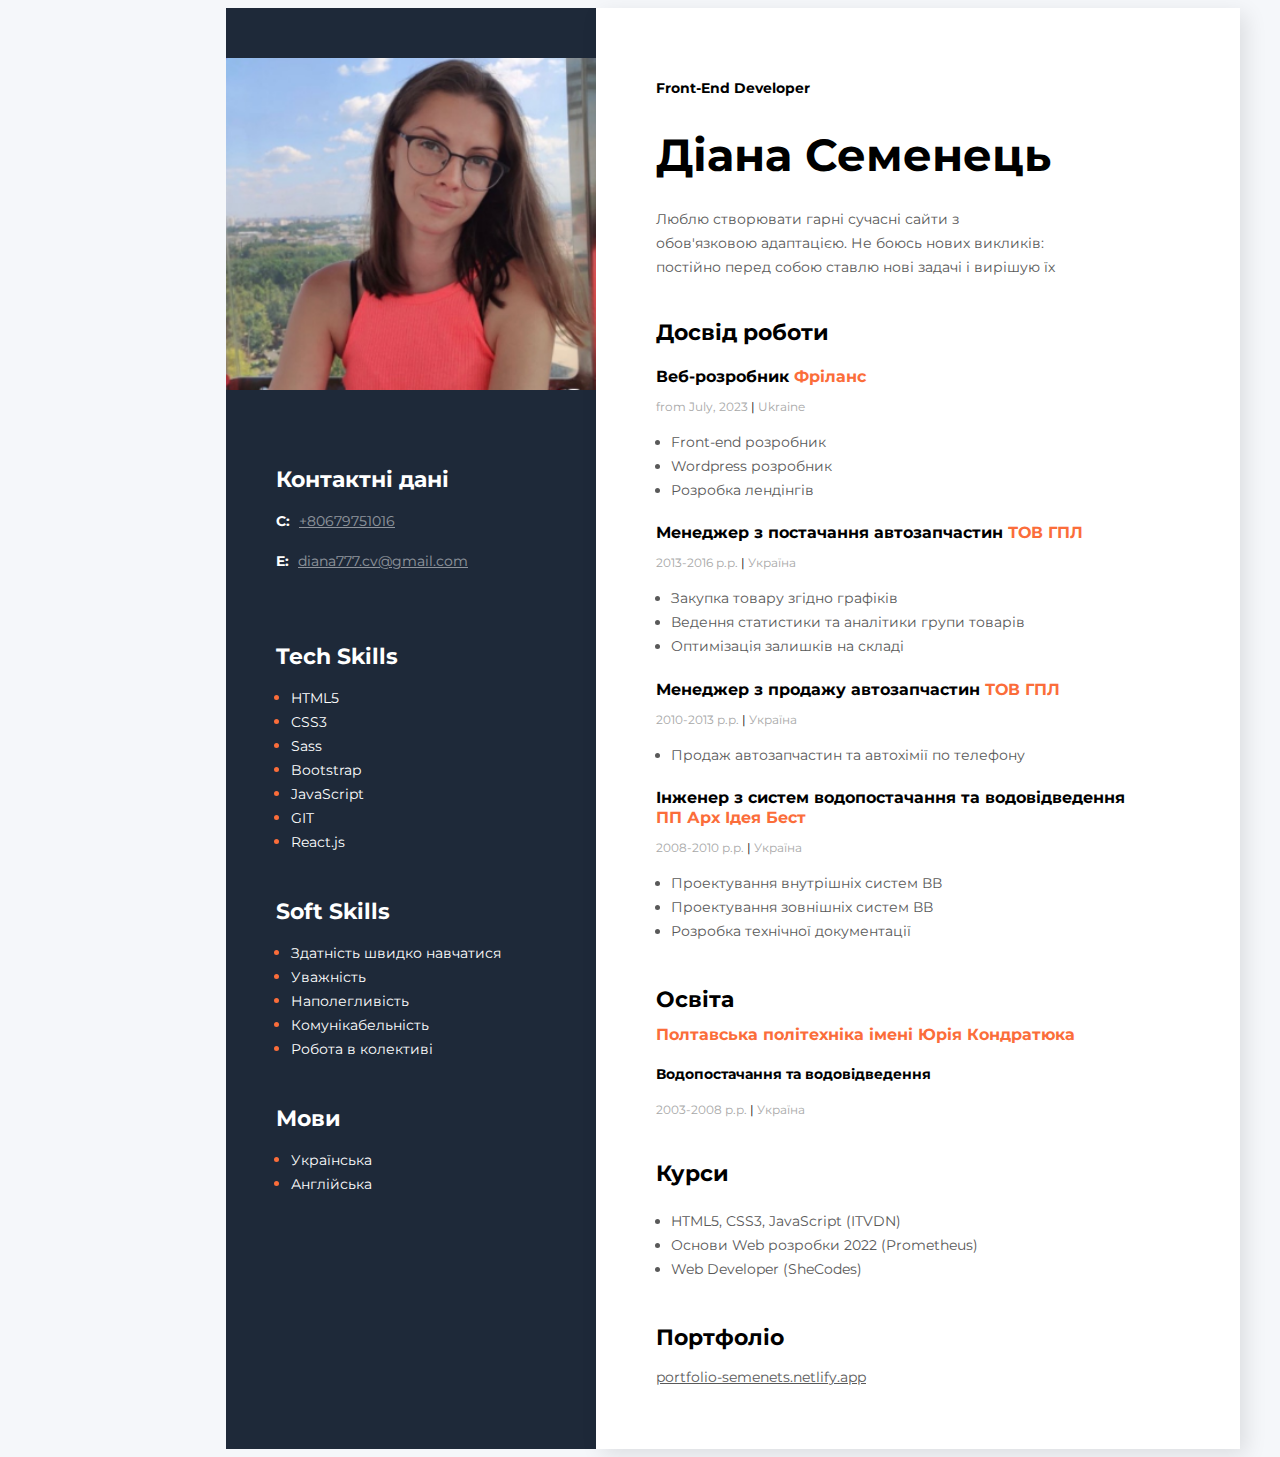
<file: index.html>
<!DOCTYPE html>
<html lang="en">
<head>
	<meta charset="UTF-8">
	<meta http-equiv="X-UA-Compatible" content="IE=edge">
	<meta name="viewport" content="width=device-width, initial-scale=1.0">
	<link rel="preconnect" href="https://fonts.googleapis.com">
	<link rel="preconnect" href="https://fonts.gstatic.com" crossorigin>
	<link href="https://fonts.googleapis.com/css2?family=Montserrat:ital,wght@0,400;0,600;0,700;1,500&display=swap" rel="stylesheet"> 
	<link rel="stylesheet" href="css/style.css">
	
	<title>Resume</title>
</head>

<body>	
	<div class="main">
		<!--Main content-->
		<div class="main-content" >
			<!--about user-->
			<div class="about">
				<h2 class="about-position">Front-End Developer</h2> 
				<h1 class="about-name">Діана Семенець</h1> 
				<p class="about-discription"> Люблю створювати гарні сучасні сайти з обов'язковою адаптацією. 
					Не боюсь нових викликів: постійно перед собою ставлю нові задачі і вирішую їх  </p>
			</div>

			<!--Projects-->
			<!--<div class="projects">
				<h3 class="title">Projects</h3>
				<ol class="projects-list">
					<li class="project-item">
						<span class="project">
						<a href="http://hellenglish.goit.global/" class="project-link">http://hellenglish.goit.global/</a>
						......
						<span class="bracket">[</span> HTML5, CSS3 <span class="bracket">]</span>
					</span>
					</li>
					<li class="project-item">
						<span class="project">
						<a href="http://cryptohub.goit.global/" class="project-link" >http://cryptohub.goit.global/</a>
						.......
						<span class="bracket">[</span> JavaScript <span class="bracket">]</span>
					</span>
					</li>
					<li class="project-item">
						<span class="project">
						<a href="http://kidslike.goit.global/" class="project-link" >http://kidslike.goit.global/</a>
						..............
						<span class="bracket">[</span> React.js, Node.js <span class="bracket">]</span>
					</span>
					</li>
				</ol>

			</div>-->


			<!--Work-->
			<div class="work">
				<h3 class="title">Досвід роботи</h3>
				<!--Company1-->
				<div>
					<h4 class="work-position">Веб-розробник  <span class="organiz">Фріланс</span></h4>
					<p class="period">from July, 2023   <span class="line"> |</span> Ukraine</p>
					<ul class="work-list">
						<li class="work-text">Front-end розробник</li>
						<li class="work-text">Wordpress розробник</li>
						<li class="work-text">Розробка лендінгів</li>						
					</ul>
				</div>
				<div>
					<h4 class="work-position">Менеджер з постачання автозапчастин<span class="organiz"> ТОВ ГПЛ</span></h4>
					<p class="period">2013-2016 р.р.  <span class="line"> |</span>   Україна</p>
					<ul class="work-list">
						<li class="work-text">Закупка товару згідно графіків</li>	
						<li class="work-text">Ведення статистики та аналітики групи товарів</li>
						<li class="work-text">Оптимізація залишків на складі</li>
						
					</ul>
				</div>
				<div>
					<h4 class="work-position">Менеджер з продажу автозапчастин<span class="organiz"> ТОВ ГПЛ</span></h4>
					<p class="period">2010-2013 р.р.  <span class="line"> |</span>   Україна</p>
					<ul class="work-list">
						<li class="work-text">Продаж автозапчастин та автохімії по телефону</li>						
						<!--<li class="work-text">Risus commodo viverra maecenas.</li>
						<li class="work-text">Lorem ipsum dolor sit amet, consectetur adipiscing elit, sed do eiusmod. </li>-->
					</ul>
				</div>
				<!--Company2-->
				<div>
					<h4 class="work-position">Інженер з систем водопостачання та водовідведення <br> <span class="organiz">ПП Арх Ідея Бест</span></h4>
					<p class="period">2008-2010 р.р.  <span class="line"> |</span> Україна</p>
					<ul class="work-list">
						<li class="work-text">Проектування внутрішніх систем ВВ </li>
						<li class="work-text">Проектування зовнішніх систем ВВ</li>
						<li class="work-text">Розробка технічної документації</li>
						
					</ul>

				</div>
				
				


				<!--Education-->
				<div class="education">
					<h3 class="title">Освіта</h3>
					<h4 class="univer">Полтавська політехніка імені Юрія Кондратюка</h4>
					<h4 class="management">Водопостачання та водовідведення</h4>
					<p class="period">2003-2008 р.р. <span class="line"> |</span> Україна</p>
				</div>

				<!--Education-->
				<div class="education">
					<h3 class="title">Курси</h3>
					
					<ul class="work-list">
						<li class="work-text">HTML5, CSS3, JavaScript (ITVDN)</li>
						<li class="work-text">Основи Web розробки 2022 (Prometheus)</li>
						<li class="work-text">Web Developer (SheCodes)</li>
						
					</ul>					
				</div>
				<div class="education">
					<h3 class="title">Портфоліо</h3> <a class="work-text" href="https://portfolio-semenets.netlify.app/">portfolio-semenets.netlify.app</a>				
				</div>


			</div>
		</div>
		<!--Sidebar-->
		<aside class="sidebar">
			<img src="img/photo.png" class="photo" alt="photo">
			<!--Contacts-->
			<div class="contacts">
				<h3 class="sidebar-title">Контактні дані</h3>
				<div>
					<p> <span class="contact-type">C:</span>  
						<a href="tel:+80679751016" class="contact-link">+80679751016</a> </p>
					<p> <span class="contact-type">E:</span>
						 <a href="mailto:chornyiav@gmail.com" class="contact-link">diana777.cv@gmail.com</a></p>
				</div>
			</div>
			<!--Tech Skills-->
			<div class="tech">
			<h3 class="sidebar-title">Tech Skills</h3>
			<ul class="tech-skills-list">
				<li class="tech-skills-item"> <span  class="tech-skills-text">HTML5</span> </li>
				<li class="tech-skills-item"> <span  class="tech-skills-text">CSS3</span> </li>
				<li class="tech-skills-item"> <span  class="tech-skills-text">Sass</span></li>
				<li class="tech-skills-item"> <span  class="tech-skills-text">Bootstrap</span></li>		
				<li class="tech-skills-item"> <span  class="tech-skills-text">JavaScript</span></li>
				<li class="tech-skills-item"> <span  class="tech-skills-text">GIT</span> </li>
				<!--<li class="tech-skills-item"> <span  class="tech-skills-text">WebPack </span></li>-->			
				<li class="tech-skills-item"> <span  class="tech-skills-text">React.js</span></li>
				<!--<li class="tech-skills-item"> <span  class="tech-skills-text">Node.js</span></li>-->
				
			</ul>
		</div>
		
			<!--Soft Skills-->
			<div class="soft">
			<h3 class="sidebar-title"> Soft Skills</h3>
			<ul class="soft-skills-list">
				<li class="soft-skills-item"> <span  class="soft-skills-text">Здатність швидко навчатися</span> </li>
				<li class="soft-skills-item"> <span  class="soft-skills-text">Уважність </span> </li>
				<li class="soft-skills-item"> <span  class="soft-skills-text">Наполегливість </span></li>
				<li class="soft-skills-item"> <span  class="soft-skills-text">Комунікабельність</span></li>
				<li class="soft-skills-item"> <span  class="soft-skills-text">Робота в колективі</span></li>
				
			</ul>
			</div>

			<!--Мови-->
			<div class="soft">
				<h3 class="sidebar-title"> Мови</h3>
				<ul class="soft-skills-list">
					<li class="soft-skills-item"> <span  class="soft-skills-text">Українська </span> </li>
					<li class="soft-skills-item"> <span  class="soft-skills-text">Англійська </span></li>
										
				</ul>
				</div>

		</aside>

	</div>

</body>
</html>
</file>
<file: css/style.css>
body {
	font-family:'Montserrat', sans-serif;
	background-color: #f5f7fa;
}
.main{
	display: flex;
	flex-direction: row-reverse;
	
	width: 1200px;
	margin: 0 auto;
}
.main-content{
	max-width: 1440px;
	background: #FFFFFF;
	box-shadow: 6px 6px 20px rgba(0, 0, 0, 0.1);
	padding: 60px 60px;

}
.about{
	margin-bottom: 40px;
}
.about-position{
	font-weight: 700;
	font-size: 14px;
	line-height: 17px;
	color: #000000;
	margin-bottom: 20px;

}
.about-name{
	font-weight: 700;
	font-size: 45px;
	line-height: 55px;
	color: #000000;
	margin-bottom: 25px;

}
.about-discription{

	font-weight: 400;
	font-size: 14px;
	line-height: 24px;
	color: #595959;
	width: 400px;
}

.projects {
	margin-bottom: 50px;
}
.title{
	font-weight: 700;
	font-size: 22px;
	line-height: 27px;
	color: #000000;
	margin-bottom: 10px;
}
.projects-list{
	padding: 0;
	margin-left: 15px;
}

.project-item{
	font-weight: 700;
	font-size: 14px;
	line-height: 24px;
	color: #000000;
}
.project, .project-link{
	font-weight: 400;
	font-size: 14px;
	line-height: 24px;
	color: #595959;
}
.project-link{
	margin-left: 10px;
}
.bracket{
	font-weight: 700;
	font-size: 14px;
	line-height: 24px;
	color: #000000;
}

.work-position{
	font-weight: 700;
	font-size: 16px;
	line-height: 20px;
	color: #000000;
	margin-bottom: 10px;
}
.organiz{
	font-weight: 700;
	font-size: 16px;
	line-height: 20px;
	color: #FB6D3A;
}
.period{
	font-weight: 400;
	font-size: 12px;
	line-height: 15px;
	color: #A8A8A8;
	margin-bottom: 10px;
}
.line{
	font-weight: 400;
	font-size: 12px;
	line-height: 15px;
	color: #000000;
}
.work-list{
	padding: 0;
	margin-left: 15px;

}
.work-text{
	width: 509px;
	font-weight: 400;
	font-size: 14px;
	line-height: 24px;
	color: #595959;
}
.education{
	margin-top: 43px;
	font-weight: 700;
	font-size: 22px;
	line-height: 27px;
	color: #000000;
}
.univer{
	margin-top: 12px;
	font-weight: 700;
	font-size: 16px;
	line-height: 20px;
	color: #FB6D3A;
}
.management{
	margin-top: 11px;
	font-weight: 700;
	font-size: 14px;
	line-height: 17px;
	color: #000000;
}

.sidebar{
	background: #1E2939;
	padding-top: 50px;
}
.photo{
	width: 370px;
	margin-bottom: 50px;
}
.contacts, .tech, .soft{
	margin-left: 50px;
	
}
.contacts{
	margin-bottom: 70px;
}

.sidebar-title{
	color: #FFFFFF;
	font-weight: 700;
	font-size: 22px;
	line-height: 27px;
	margin-bottom: 10px;
}
.contact-type{
	font-weight: 700;
	font-size: 14px;
	line-height: 24px;
	color: #FFFFFF;
	margin-right: 5px;
}
.contact-link{
	font-weight: 400;
	font-size: 14px;
	line-height: 24px;
	text-decoration-line: underline;
	color: #FFFFFF;
	opacity: 0.5;
}
.tech-skills-list{
	
	color: #FFFFFF;
	padding: 0;
	margin-left: 15px;
}
.tech-skills-item{
	color: #FB6D3A;
}
.tech-skills-text{
	color: #FFFFFF;
	font-weight: 400;
	font-size: 14px;
	line-height: 24px;
}

.soft{
	margin-top: 44px;
}
.soft-skills-list{
	color: #FFFFFF;
	padding: 0;
	margin-left: 15px;
}
.soft-skills-item{
	
	color: #FB6D3A;
}
.soft-skills-text{
	font-weight: 400;
	font-size: 14px;
	line-height: 24px;
	color: #FFFFFF;
}
</file>
